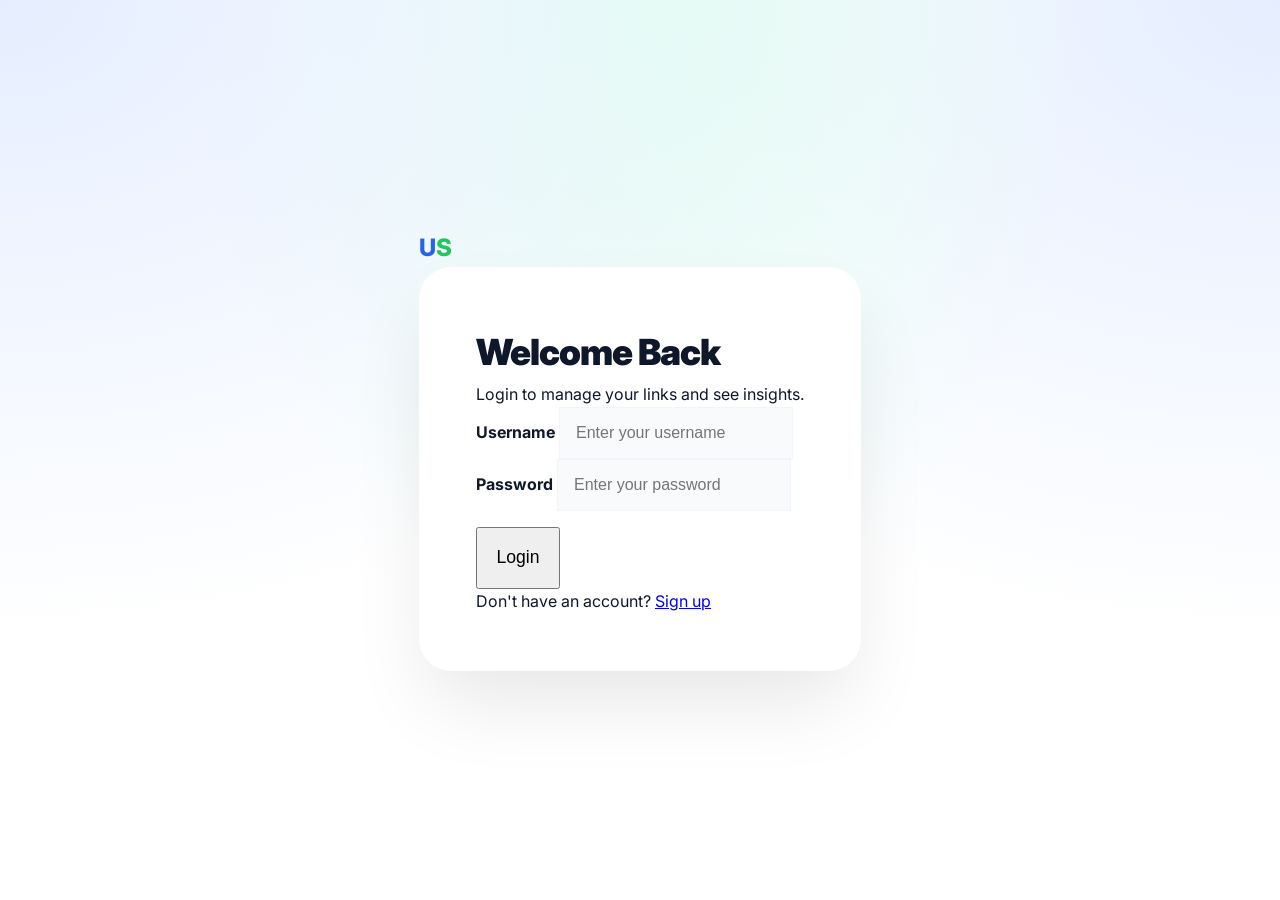
<file: src/main/resources/static/login.html>
<!DOCTYPE html>
<html lang="en">
<head>
    <meta charset="UTF-8">
    <meta name="viewport" content="width=device-width, initial-scale=1.0">
    <title>Login | UrlShortener</title>
    <link rel="stylesheet" href="css/style.css">
    <link rel="icon" type="image/png" href="favicon.png">
    <link href="https://fonts.googleapis.com/css2?family=Inter:wght@400;600;700&display=swap" rel="stylesheet">
</head>
<body class="auth-page">
    <div class="auth-container">
        <a href="/" class="logo auth-logo">
            <span class="logo-u">U</span><span class="logo-s">S</span>
        </a>
        <div class="auth-card">
            <h2>Welcome Back</h2>
            <p>Login to manage your links and see insights.</p>
            <form action="/login" method="POST">
                <div class="form-group">
                    <label for="username">Username</label>
                    <input type="text" id="username" name="username" required placeholder="Enter your username">
                </div>
                <div class="form-group">
                    <label for="password">Password</label>
                    <input type="password" id="password" name="password" required placeholder="Enter your password">
                </div>
                <button type="submit" class="auth-btn">Login</button>
            </form>
            <p class="auth-footer">Don't have an account? <a href="/register">Sign up</a></p>
        </div>
    </div>
</body>
</html>
</file>
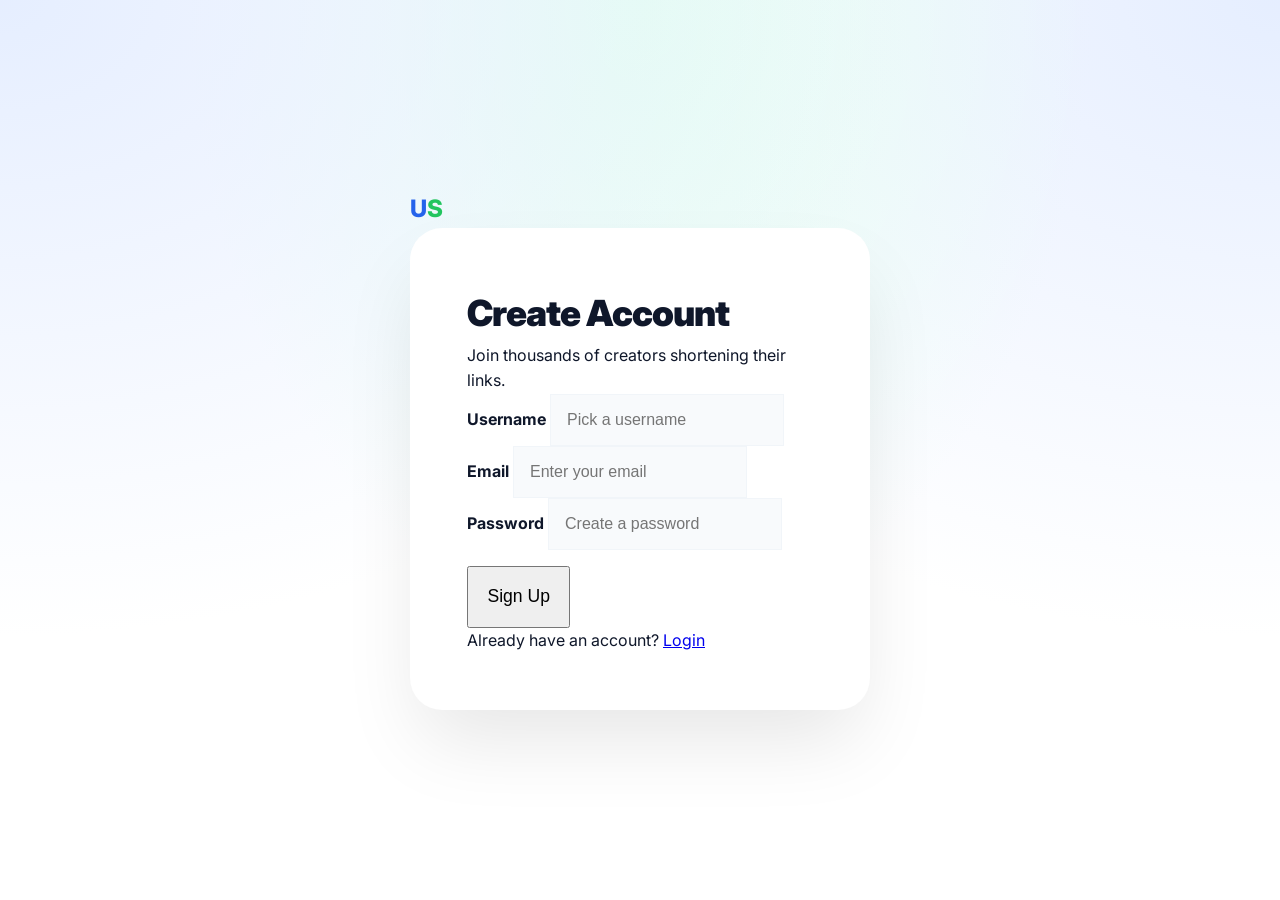
<file: src/main/resources/static/register.html>
<!DOCTYPE html>
<html lang="en">
<head>
    <meta charset="UTF-8">
    <meta name="viewport" content="width=device-width, initial-scale=1.0">
    <title>Sign Up | UrlShortener</title>
    <link rel="stylesheet" href="css/style.css">
    <link rel="icon" type="image/png" href="favicon.png">
    <link href="https://fonts.googleapis.com/css2?family=Inter:wght@400;600;700&display=swap" rel="stylesheet">
</head>
<body class="auth-page">
    <div class="auth-container">
        <a href="/" class="logo auth-logo">
            <span class="logo-u">U</span><span class="logo-s">S</span>
        </a>
        <div class="auth-card">
            <h2>Create Account</h2>
            <p>Join thousands of creators shortening their links.</p>
            <form action="/register" method="POST">
                <div class="form-group">
                    <label for="username">Username</label>
                    <input type="text" id="username" name="username" required placeholder="Pick a username">
                </div>
                <div class="form-group">
                    <label for="email">Email</label>
                    <input type="email" id="email" name="email" required placeholder="Enter your email">
                </div>
                <div class="form-group">
                    <label for="password">Password</label>
                    <input type="password" id="password" name="password" required placeholder="Create a password">
                </div>
                <button type="submit" class="auth-btn">Sign Up</button>
            </form>
            <p class="auth-footer">Already have an account? <a href="/login">Login</a></p>
        </div>
    </div>
</body>
</html>
</file>
<file: src/main/resources/static/css/style.css>
:root {
    --primary-blue: #2563eb;
    --primary-blue-dark: #1d4ed8;
    --pastel-green: #f0fdf4;
    --accent-green: #22c55e;
    --text-dark: #0f172a;
    --text-muted: #64748b;
    --bg-light: #ffffff;
    --glass-bg: rgba(255, 255, 255, 0.8);
    --glass-border: rgba(226, 232, 240, 0.8);
    --card-shadow: 0 20px 25px -5px rgba(0, 0, 0, 0.05), 0 8px 10px -6px rgba(0, 0, 0, 0.05);
    --hero-gradient: radial-gradient(at 0% 0%, hsla(220,100%,95%,1) 0, transparent 50%), 
                     radial-gradient(at 50% 0%, hsla(150,100%,95%,1) 0, transparent 50%), 
                     radial-gradient(at 100% 0%, hsla(220,100%,95%,1) 0, transparent 50%);
}

* {
    margin: 0;
    padding: 0;
    box-sizing: border-box;
}

body {
    font-family: 'Inter', system-ui, -apple-system, sans-serif;
    background-color: var(--bg-light);
    color: var(--text-dark);
    line-height: 1.6;
    -webkit-font-smoothing: antialiased;
}

.container {
    max-width: 1200px;
    margin: 0 auto;
    padding: 0 24px;
}

/* Premium Navbar */
.navbar {
    background: var(--glass-bg);
    backdrop-filter: blur(12px);
    -webkit-backdrop-filter: blur(12px);
    padding: 1.25rem 0;
    position: sticky;
    top: 0;
    z-index: 1000;
    border-bottom: 1px solid var(--glass-border);
}

.navbar .container {
    display: flex;
    justify-content: space-between;
    align-items: center;
}

.logo {
    text-decoration: none;
    font-size: 1.5rem;
    font-weight: 800;
    letter-spacing: -0.5px;
}

.logo-u { color: var(--primary-blue); }
.logo-s { color: var(--accent-green); }

.nav-links {
    display: flex;
    align-items: center;
    gap: 1rem;
}

.nav-links a {
    text-decoration: none;
    color: var(--text-dark);
    font-weight: 600;
    font-size: 0.95rem;
    padding: 0.5rem 1rem;
    border-radius: 8px;
    transition: all 0.2s cubic-bezier(0.4, 0, 0.2, 1);
}

.login-btn:hover {
    background: #f1f5f9;
}

.signup-btn {
    background: var(--primary-blue);
    color: white !important;
    box-shadow: 0 4px 6px -1px rgba(37, 99, 235, 0.2);
}

.signup-btn:hover {
    background: var(--primary-blue-dark);
    transform: translateY(-1px);
    box-shadow: 0 10px 15px -3px rgba(37, 99, 235, 0.3);
}

/* Premium Hero */
.hero {
    padding: 8rem 0 6rem;
    text-align: center;
    background: var(--hero-gradient);
    border-bottom: 1px solid #f1f5f9;
}

.hero h1 {
    font-size: 4.5rem;
    font-weight: 900;
    color: #0f172a;
    line-height: 1.1;
    margin-bottom: 1.5rem;
    letter-spacing: -2px;
}

.hero p {
    font-size: 1.35rem;
    color: var(--text-muted);
    max-width: 600px;
    margin: 0 auto 3rem;
}

/* Glassmorphism Shorten Box */
.shorten-box {
    display: flex;
    max-width: 720px;
    margin: 0 auto;
    background: white;
    padding: 0.75rem;
    border-radius: 20px;
    box-shadow: 0 25px 50px -12px rgba(0, 0, 0, 0.08);
    border: 1px solid #e2e8f0;
    transition: transform 0.3s ease, box-shadow 0.3s ease;
}

.shorten-box:focus-within {
    transform: translateY(-2px);
    box-shadow: 0 30px 60px -12px rgba(0, 0, 0, 0.12);
}

.shorten-box input {
    flex: 1;
    border: none;
    padding: 1rem 1.5rem;
    font-size: 1.15rem;
    outline: none;
    background: transparent;
    color: var(--text-dark);
}

.shorten-box button {
    background: var(--text-dark);
    color: white;
    border: none;
    padding: 1rem 2.5rem;
    font-size: 1rem;
    font-weight: 700;
    border-radius: 12px;
    cursor: pointer;
    transition: all 0.2s;
}

.shorten-box button:hover {
    background: #000;
}

/* Result Box Overhaul */
.result-box {
    margin-top: 3rem;
    padding: 2.5rem;
    background: white;
    border-radius: 24px;
    box-shadow: var(--card-shadow);
    max-width: 600px;
    margin-left: auto;
    margin-right: auto;
    text-align: left;
    border: 1px solid #f1f5f9;
}

.result-box.hidden { display: none; }

.result-inner {
    display: flex;
    gap: 0.75rem;
    margin: 1rem 0 1.5rem;
}

.result-inner input {
    flex: 1;
    padding: 1rem;
    border: 1px solid #f1f5f9;
    border-radius: 12px;
    background: #f8fafc;
    font-weight: 700;
    font-family: monospace;
    font-size: 1.1rem;
    color: var(--primary-blue);
}

.result-inner button {
    background: var(--accent-green);
    color: white;
    border: none;
    padding: 0 1.5rem;
    border-radius: 12px;
    font-weight: 700;
    cursor: pointer;
    transition: all 0.2s;
}

.result-inner button:hover {
    background: #16a34a;
}

.insights-btn {
    display: flex;
    align-items: center;
    justify-content: center;
    width: 100%;
    padding: 1rem;
    background: #f8fafc;
    border-radius: 12px;
    color: var(--text-dark);
    font-weight: 700;
    text-decoration: none;
    border: 1px solid #f1f5f9;
    transition: all 0.2s;
}

.insights-btn:hover {
    background: #f1f5f9;
    border-color: #e2e8f0;
}

/* Features Refinement */
.features {
    padding: 10rem 0;
}

.features .container {
    display: grid;
    grid-template-columns: repeat(auto-fit, minmax(320px, 1fr));
    gap: 3rem;
}

.feature-card {
    background: white;
    padding: 4rem 2.5rem;
    border-radius: 32px;
    text-align: center;
    transition: all 0.4s cubic-bezier(0.4, 0, 0.2, 1);
    border: 1px solid #f1f5f9;
}

.feature-card:hover {
    transform: translateY(-12px);
    box-shadow: 0 30px 60px -12px rgba(0, 0, 0, 0.05);
    border-color: #e2e8f0;
}

.icon-circle {
    width: 72px;
    height: 72px;
    background: var(--pastel-green);
    color: var(--accent-green);
    display: flex;
    align-items: center;
    justify-content: center;
    border-radius: 24px;
    margin: 0 auto 2rem;
    transform: rotate(-8deg);
    transition: all 0.4s ease;
}

.feature-card:hover .icon-circle {
    transform: rotate(0deg) scale(1.1);
}

.feature-card h3 {
    font-size: 1.5rem;
    font-weight: 800;
    margin-bottom: 1rem;
}

.feature-card p {
    color: var(--text-muted);
    font-size: 1.05rem;
}

/* Auth Pages Premium */
.auth-page {
    background: var(--hero-gradient);
    display: flex;
    align-items: center;
    justify-content: center;
    min-height: 100vh;
}

.auth-card {
    background: white;
    padding: 3.5rem;
    border-radius: 32px;
    box-shadow: 0 40px 80px -12px rgba(0, 0, 0, 0.1);
    width: 100%;
    max-width: 460px;
    border: 1px solid rgba(255,255,255,0.1);
}

.auth-card h2 {
    font-size: 2.25rem;
    font-weight: 900;
    letter-spacing: -1px;
}

.form-group label {
    font-weight: 700;
    color: var(--text-dark);
}

.form-group input {
    background: #f8fafc;
    border: 1px solid #f1f5f9;
    padding: 1rem;
    font-size: 1rem;
}

.form-group input:focus {
    background: white;
    border-color: var(--primary-blue);
    box-shadow: 0 0 0 4px rgba(37, 99, 235, 0.1);
}

.auth-btn {
    padding: 1.15rem;
    font-size: 1.1rem;
    margin-top: 1rem;
}

/* Footer */
.footer {
    padding: 4rem 0;
    text-align: center;
    color: var(--text-muted);
    font-size: 0.9rem;
    border-top: 1px solid #f1f5f9;
}

/* Dashboard & Insights Premium Updates */
.dashboard-main, .insights-container {
    padding: 6rem 0;
    background: var(--hero-gradient);
    min-height: calc(100vh - 160px);
}

.dashboard-header, .insights-header {
    margin-bottom: 3rem;
    text-align: left;
}

.dashboard-header h1, .insights-header h1 {
    font-size: 2.5rem;
    font-weight: 900;
    letter-spacing: -1px;
}

/* Stats Grid */
.stats-grid {
    display: grid;
    grid-template-columns: repeat(auto-fit, minmax(240px, 1fr));
    gap: 1.5rem;
    margin-bottom: 3rem;
}

.stat-card {
    background: white;
    padding: 2rem;
    border-radius: 24px;
    box-shadow: var(--card-shadow);
    border: 1px solid #f1f5f9;
}

.stat-card label {
    display: block;
    color: var(--text-muted);
    font-weight: 600;
    font-size: 0.9rem;
    margin-bottom: 0.5rem;
}

.stat-card .value {
    font-size: 2rem;
    font-weight: 900;
    color: var(--text-dark);
}

/* Table Refinement */
.table-container {
    background: white;
    border-radius: 24px;
    box-shadow: var(--card-shadow);
    overflow: hidden;
    border: 1px solid #f1f5f9;
}

.links-table {
    width: 100%;
    border-collapse: collapse;
    text-align: left;
}

.links-table th {
    background: #f8fafc;
    padding: 1.25rem 2rem;
    font-weight: 700;
    color: var(--text-muted);
    font-size: 0.85rem;
    text-transform: uppercase;
    letter-spacing: 0.5px;
}

.links-table td {
    padding: 1.5rem 2rem;
    border-bottom: 1px solid #f1f5f9;
    vertical-align: middle;
}

.links-table tr:last-child td {
    border-bottom: none;
}

.code-link {
    font-family: monospace;
    font-weight: 700;
    color: var(--primary-blue);
    text-decoration: none;
    background: #eff6ff;
    padding: 0.4rem 0.8rem;
    border-radius: 8px;
    font-size: 1rem;
}

.trunc-url {
    max-width: 300px;
    white-space: nowrap;
    overflow: hidden;
    text-overflow: ellipsis;
    color: var(--text-muted);
}

.click-badge {
    background: var(--pastel-green);
    color: var(--accent-green);
    padding: 0.4rem 0.8rem;
    border-radius: 20px;
    font-weight: 800;
    font-size: 0.85rem;
}

.view-btn {
    display: inline-flex;
    align-items: center;
    background: var(--text-dark);
    color: white !important;
    padding: 0.6rem 1.2rem;
    border-radius: 10px;
    font-weight: 600;
    font-size: 0.9rem;
    text-decoration: none;
    transition: all 0.2s;
}

.view-btn:hover {
    background: #000;
    transform: translateY(-1px);
}

/* Insights Card Overhaul */
.insight-card {
    background: white;
    padding: 3rem;
    border-radius: 32px;
    box-shadow: var(--card-shadow);
    border: 1px solid #f1f5f9;
    max-width: 800px;
}

.insight-card label {
    font-size: 0.9rem;
    font-weight: 700;
    color: var(--text-muted);
    text-transform: uppercase;
    letter-spacing: 1px;
    display: block;
    margin-bottom: 0.5rem;
}

.insight-card h2 {
    font-size: 2.5rem;
    font-weight: 900;
    color: var(--text-dark);
}

.insight-card h2.highlight {
    color: var(--accent-green);
}

.insight-card p {
    font-size: 1.2rem;
    color: var(--text-dark);
    word-break: break-all;
}

.insight-card hr {
    border: none;
    border-top: 1px solid #f1f5f9;
    margin: 2rem 0;
}

.back-btn {
    display: inline-block;
    margin-top: 2rem;
    text-decoration: none;
    color: var(--text-muted);
    font-weight: 600;
    transition: color 0.2s;
}

.back-btn:hover {
    color: var(--text-dark);
}
</file>
